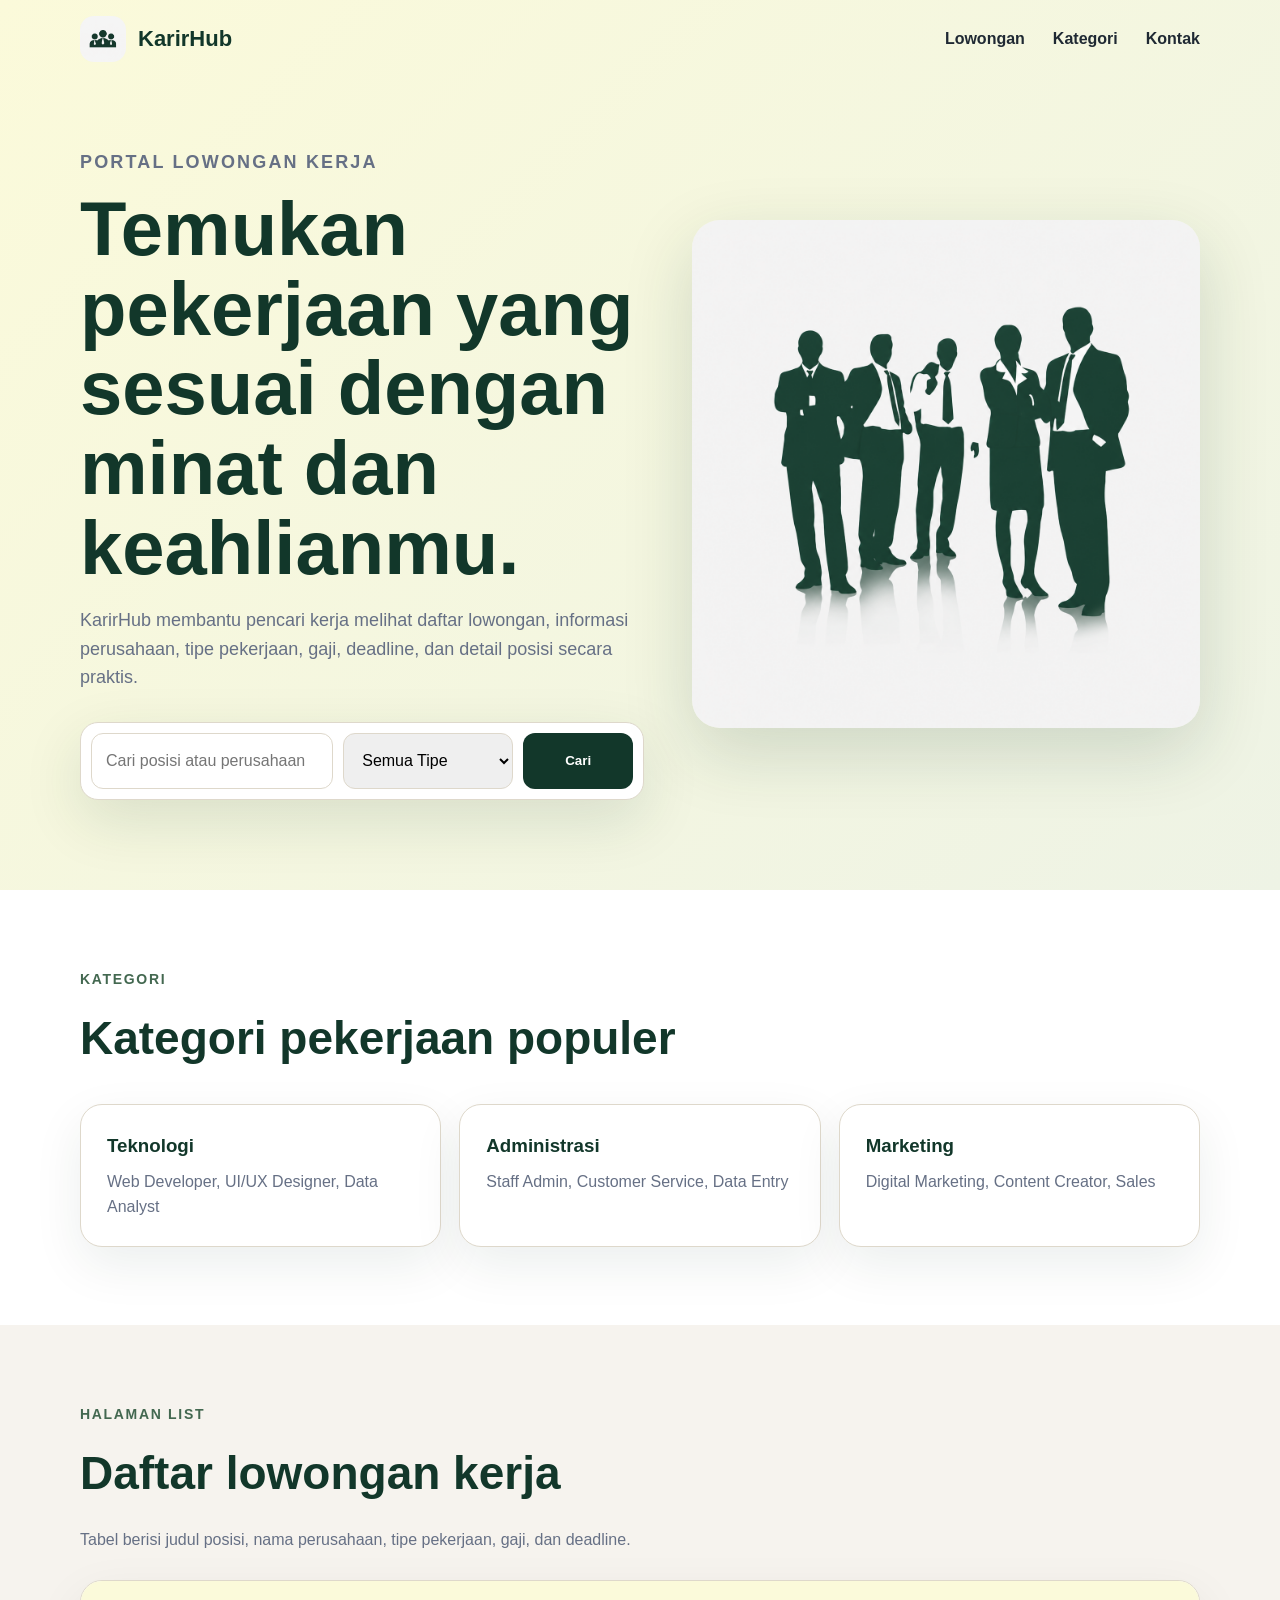
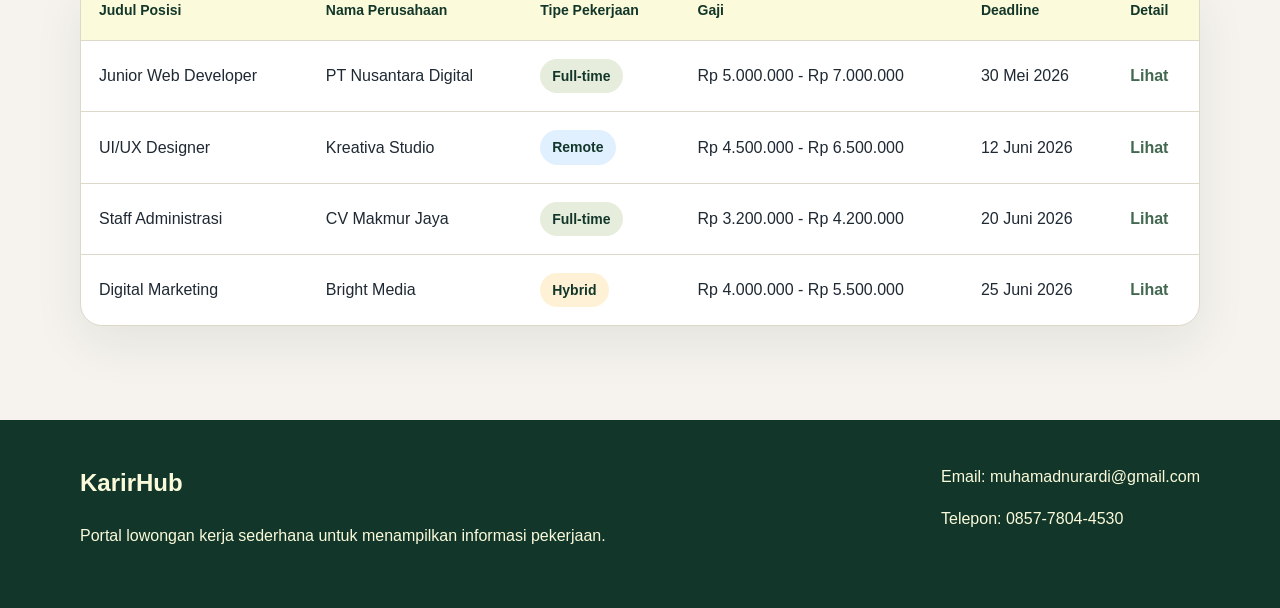
<file: index.html>
<!DOCTYPE html>
<html lang="id">
<head>
  <meta charset="UTF-8" />
  <meta name="viewport" content="width=device-width, initial-scale=1.0" />
  <title>KarirHub - Portal Lowongan Kerja</title>
  <link rel="icon" href="assets/img/logo.png" type="image/svg+xml" />
  <link rel="stylesheet" href="assets/css/style.css" />
</head>
<body>
  <header class="header">
    <nav class="nav container">
      <a href="index.html" class="brand">
        <img src="assets/img/logo.png" alt="Logo KarirHub" />
        <span>KarirHub</span>
      </a>

      <ul class="menu">
        <li><a href="#lowongan">Lowongan</a></li>
        <li><a href="#kategori">Kategori</a></li>
        <li><a href="#kontak">Kontak</a></li>
      </ul>
    </nav>

    <section class="hero container">
      <div class="hero-text">
        <p class="label">Portal Lowongan Kerja</p>
        <h1>Temukan pekerjaan yang sesuai dengan minat dan keahlianmu.</h1>
        <p>
          KarirHub membantu pencari kerja melihat daftar lowongan, informasi perusahaan,
          tipe pekerjaan, gaji, deadline, dan detail posisi secara praktis.
        </p>

        <form class="search-box" action="#lowongan">
          <input type="text" placeholder="Cari posisi atau perusahaan" />
          <select>
            <option>Semua Tipe</option>
            <option>Full-time</option>
            <option>Remote</option>
            <option>Hybrid</option>
          </select>
          <button type="submit">Cari</button>
        </form>
      </div>

      <div class="hero-image">
        <img src="assets/img/orang.png" alt="Ilustrasi daftar lowongan kerja" />
      </div>
    </section>
  </header>

  <main>
    <section class="section container" id="kategori">
      <div class="section-title">
        <p class="label">Kategori</p>
        <h2>Kategori pekerjaan populer</h2>
      </div>

      <div class="category-grid">
        <article>
          <h3>Teknologi</h3>
          <p>Web Developer, UI/UX Designer, Data Analyst</p>
        </article>
        <article>
          <h3>Administrasi</h3>
          <p>Staff Admin, Customer Service, Data Entry</p>
        </article>
        <article>
          <h3>Marketing</h3>
          <p>Digital Marketing, Content Creator, Sales</p>
        </article>
      </div>
    </section>

    <section class="section section-light" id="lowongan">
      <div class="container">
        <div class="section-title">
          <p class="label">Halaman List</p>
          <h2>Daftar lowongan kerja</h2>
          <p class="muted">
            Tabel berisi judul posisi, nama perusahaan, tipe pekerjaan, gaji, dan deadline.
          </p>
        </div>

        <div class="table-wrapper">
          <table>
            <thead>
              <tr>
                <th>Judul Posisi</th>
                <th>Nama Perusahaan</th>
                <th>Tipe Pekerjaan</th>
                <th>Gaji</th>
                <th>Deadline</th>
                <th>Detail</th>
              </tr>
            </thead>
            <tbody>
              <tr>
                <td>Junior Web Developer</td>
                <td>PT Nusantara Digital</td>
                <td><span class="badge">Full-time</span></td>
                <td>Rp 5.000.000 - Rp 7.000.000</td>
                <td>30 Mei 2026</td>
                <td><a class="link-detail" href="detail.html">Lihat</a></td>
              </tr>
              <tr>
                <td>UI/UX Designer</td>
                <td>Kreativa Studio</td>
                <td><span class="badge remote">Remote</span></td>
                <td>Rp 4.500.000 - Rp 6.500.000</td>
                <td>12 Juni 2026</td>
                <td><a class="link-detail" href="detail.html">Lihat</a></td>
              </tr>
              <tr>
                <td>Staff Administrasi</td>
                <td>CV Makmur Jaya</td>
                <td><span class="badge">Full-time</span></td>
                <td>Rp 3.200.000 - Rp 4.200.000</td>
                <td>20 Juni 2026</td>
                <td><a class="link-detail" href="detail.html">Lihat</a></td>
              </tr>
              <tr>
                <td>Digital Marketing</td>
                <td>Bright Media</td>
                <td><span class="badge hybrid">Hybrid</span></td>
                <td>Rp 4.000.000 - Rp 5.500.000</td>
                <td>25 Juni 2026</td>
                <td><a class="link-detail" href="detail.html">Lihat</a></td>
              </tr>
            </tbody>
          </table>
        </div>

        <p class="note">
        
          
        </p>
      </div>
    </section>
  </main>

  <footer class="footer" id="kontak">
    <div class="container footer-content">
      <div>
        <h2>KarirHub</h2>
        <p>Portal lowongan kerja sederhana untuk menampilkan informasi pekerjaan.</p>
      </div>
      <div>
        <p>Email: muhamadnurardi@gmail.com</p>
        <p>Telepon: 0857-7804-4530</p>
      </div>
    </div>
  </footer>
</body>
</html>
</file>
<file: assets/css/style.css>
* {
  box-sizing: border-box;
}

:root {
  --dark: #12372A;
  --green: #436850;
  --sage: #ADBC9F;
  --cream: #FBFADA;
  --paper: #F6F3EE;
  --text: #1F2933;
  --muted: #667085;
  --line: #DED8CB;
  --white: #FFFFFF;
}

body {
  margin: 0;
  font-family: Arial, Helvetica, sans-serif;
  color: var(--text);
  background: var(--white);
  line-height: 1.6;
}

img {
  max-width: 100%;
  display: block;
}

a {
  color: inherit;
  text-decoration: none;
}

.container {
  width: min(1120px, calc(100% - 32px));
  margin: auto;
}

.header {
  background: linear-gradient(135deg, var(--cream), #eef3e5);
}

.page-header {
  background: var(--cream);
  border-bottom: 1px solid var(--line);
}

.nav {
  min-height: 78px;
  display: flex;
  align-items: center;
  justify-content: space-between;
  gap: 24px;
}

.brand {
  display: flex;
  align-items: center;
  gap: 12px;
  font-size: 22px;
  font-weight: 800;
  color: var(--dark);
}

.brand img {
  width: 46px;
  height: 46px;
  border-radius: 14px;
}

.menu {
  display: flex;
  gap: 28px;
  padding: 0;
  margin: 0;
  list-style: none;
  font-weight: 700;
}

.menu a:hover {
  color: var(--green);
}

.hero {
  display: grid;
  grid-template-columns: 1fr 0.9fr;
  align-items: center;
  gap: 48px;
  padding: 70px 0 90px;
}

.label {
  margin: 0 0 12px;
  color: var(--green);
  font-size: 14px;
  font-weight: 800;
  letter-spacing: .12em;
  text-transform: uppercase;
}

.hero h1 {
  max-width: 680px;
  margin: 0;
  color: var(--dark);
  font-size: clamp(42px, 7vw, 76px);
  line-height: 1.05;
}

.hero p {
  max-width: 620px;
  color: var(--muted);
  font-size: 18px;
}

.search-box {
  display: grid;
  grid-template-columns: 1fr 170px 110px;
  gap: 10px;
  max-width: 720px;
  margin-top: 30px;
  padding: 10px;
  background: var(--white);
  border: 1px solid var(--line);
  border-radius: 18px;
  box-shadow: 0 20px 60px rgba(18, 55, 42, .12);
}

.search-box input,
.search-box select {
  width: 100%;
  padding: 14px;
  border: 1px solid var(--line);
  border-radius: 12px;
  font: inherit;
}

.search-box button,
.apply-card button {
  border: 0;
  border-radius: 12px;
  color: var(--white);
  background: var(--dark);
  font-weight: 800;
  cursor: pointer;
}

.hero-image img {
  border-radius: 28px;
  box-shadow: 0 24px 70px rgba(18, 55, 42, .16);
}

.section {
  padding: 78px 0;
}

.section-light {
  background: var(--paper);
}

.section-title {
  margin-bottom: 28px;
}

.section-title h2 {
  margin: 0;
  color: var(--dark);
  font-size: clamp(30px, 4vw, 46px);
}

.muted {
  color: var(--muted);
}

.category-grid {
  display: grid;
  grid-template-columns: repeat(3, 1fr);
  gap: 18px;
}

.category-grid article,
.detail-card,
.apply-card,
.table-wrapper {
  background: var(--white);
  border: 1px solid var(--line);
  border-radius: 22px;
  box-shadow: 0 18px 50px rgba(18, 55, 42, .08);
}

.category-grid article {
  padding: 26px;
}

.category-grid h3 {
  margin: 0 0 8px;
  color: var(--dark);
}

.category-grid p {
  margin: 0;
  color: var(--muted);
}

.table-wrapper {
  overflow-x: auto;
}

table {
  width: 100%;
  min-width: 850px;
  border-collapse: collapse;
}

th,
td {
  padding: 18px;
  text-align: left;
  border-bottom: 1px solid var(--line);
}

th {
  color: var(--dark);
  background: var(--cream);
  font-size: 14px;
}

tbody tr:last-child td {
  border-bottom: 0;
}

.badge {
  display: inline-flex;
  padding: 6px 12px;
  border-radius: 999px;
  color: var(--dark);
  background: #E7EDDC;
  font-size: 14px;
  font-weight: 800;
}

.badge.remote {
  background: #E1F0FF;
}

.badge.hybrid {
  background: #FFF1D6;
}

.link-detail {
  color: var(--green);
  font-weight: 800;
}

.note {
  margin-top: 16px;
  color: var(--muted);
  font-size: 14px;
}

.footer {
  padding: 44px 0;
  color: var(--cream);
  background: var(--dark);
}

.footer-content {
  display: flex;
  justify-content: space-between;
  gap: 24px;
}

.footer h2,
.footer p {
  margin-top: 0;
}

.detail-layout {
  display: grid;
  grid-template-columns: 1fr 360px;
  gap: 28px;
  align-items: start;
}

.detail-card,
.apply-card {
  padding: 30px;
}

.back-link {
  display: inline-block;
  margin-bottom: 28px;
  color: var(--green);
  font-weight: 800;
}

.detail-card h1 {
  margin: 0 0 18px;
  color: var(--dark);
  font-size: clamp(34px, 5vw, 58px);
  line-height: 1.1;
}

.detail-card h2,
.apply-card h2 {
  margin: 30px 0 12px;
  color: var(--dark);
}

.job-meta {
  display: flex;
  flex-wrap: wrap;
  gap: 10px;
  margin-bottom: 28px;
}

.job-meta span {
  padding: 8px 12px;
  border-radius: 999px;
  background: var(--cream);
  border: 1px solid var(--line);
  font-weight: 700;
  font-size: 14px;
}

.detail-card ul,
.detail-card ol {
  padding-left: 22px;
}

.apply-card {
  position: sticky;
  top: 18px;
}

.apply-card form {
  display: grid;
  gap: 10px;
}

.apply-card label {
  color: var(--dark);
  font-weight: 800;
}

.apply-card input,
.apply-card textarea {
  width: 100%;
  padding: 13px;
  border: 1px solid var(--line);
  border-radius: 12px;
  font: inherit;
}

.apply-card button {
  min-height: 48px;
  margin-top: 8px;
}

@media (max-width: 860px) {
  .hero,
  .detail-layout,
  .footer-content {
    grid-template-columns: 1fr;
  }

  .search-box {
    grid-template-columns: 1fr;
  }

  .category-grid {
    grid-template-columns: 1fr;
  }

  .menu {
    gap: 16px;
    font-size: 14px;
  }

  .apply-card {
    position: static;
  }
}

/* ===== Admin: CRUD components ===== */
.admin-toolbar {
  display: flex;
  align-items: flex-end;
  justify-content: space-between;
  gap: 16px;
  flex-wrap: wrap;
  margin-bottom: 28px;
}

.btn {
  display: inline-flex;
  align-items: center;
  justify-content: center;
  padding: 10px 18px;
  border: 0;
  border-radius: 10px;
  font-weight: 800;
  font-size: 14px;
  cursor: pointer;
  text-decoration: none;
}

.btn-primary {
  color: var(--white);
  background: var(--dark);
}

.btn-primary:hover {
  background: var(--green);
}

.btn-edit {
  color: var(--dark);
  background: var(--cream);
  border: 1px solid var(--line);
  margin-right: 8px;
}

.btn-edit:hover {
  background: #E7EDDC;
}

.btn-danger {
  color: #B3261E;
  background: #FBEAE9;
  border: 1px solid #F3C6C3;
}

.btn-danger:hover {
  background: #F6D6D4;
}

.admin-actions {
  white-space: nowrap;
}

.alert {
  padding: 14px 18px;
  border-radius: 12px;
  margin-bottom: 20px;
  font-weight: 700;
}

.alert-success {
  color: #12372A;
  background: #E7EDDC;
  border: 1px solid #C9D9B4;
}

.form-card {
  display: grid;
  gap: 16px;
  max-width: 720px;
  padding: 30px;
  background: var(--white);
  border: 1px solid var(--line);
  border-radius: 22px;
  box-shadow: 0 18px 50px rgba(18, 55, 42, .08);
}

.form-row {
  display: grid;
  grid-template-columns: 1fr 1fr;
  gap: 16px;
}

.form-group {
  display: grid;
  gap: 8px;
}

.form-group label {
  color: var(--dark);
  font-weight: 800;
  font-size: 14px;
}

.form-group input,
.form-group select,
.form-group textarea {
  width: 100%;
  padding: 12px 14px;
  border: 1px solid var(--line);
  border-radius: 10px;
  font: inherit;
  color: var(--text);
}

.form-group textarea {
  resize: vertical;
}

@media (max-width: 560px) {
  .form-row {
    grid-template-columns: 1fr;
  }
}

@media (max-width: 560px) {
  .nav {
    align-items: flex-start;
    flex-direction: column;
    padding: 18px 0;
  }

  .menu {
    flex-wrap: wrap;
  }

  .hero {
    padding-top: 42px;
  }
}
</file>
